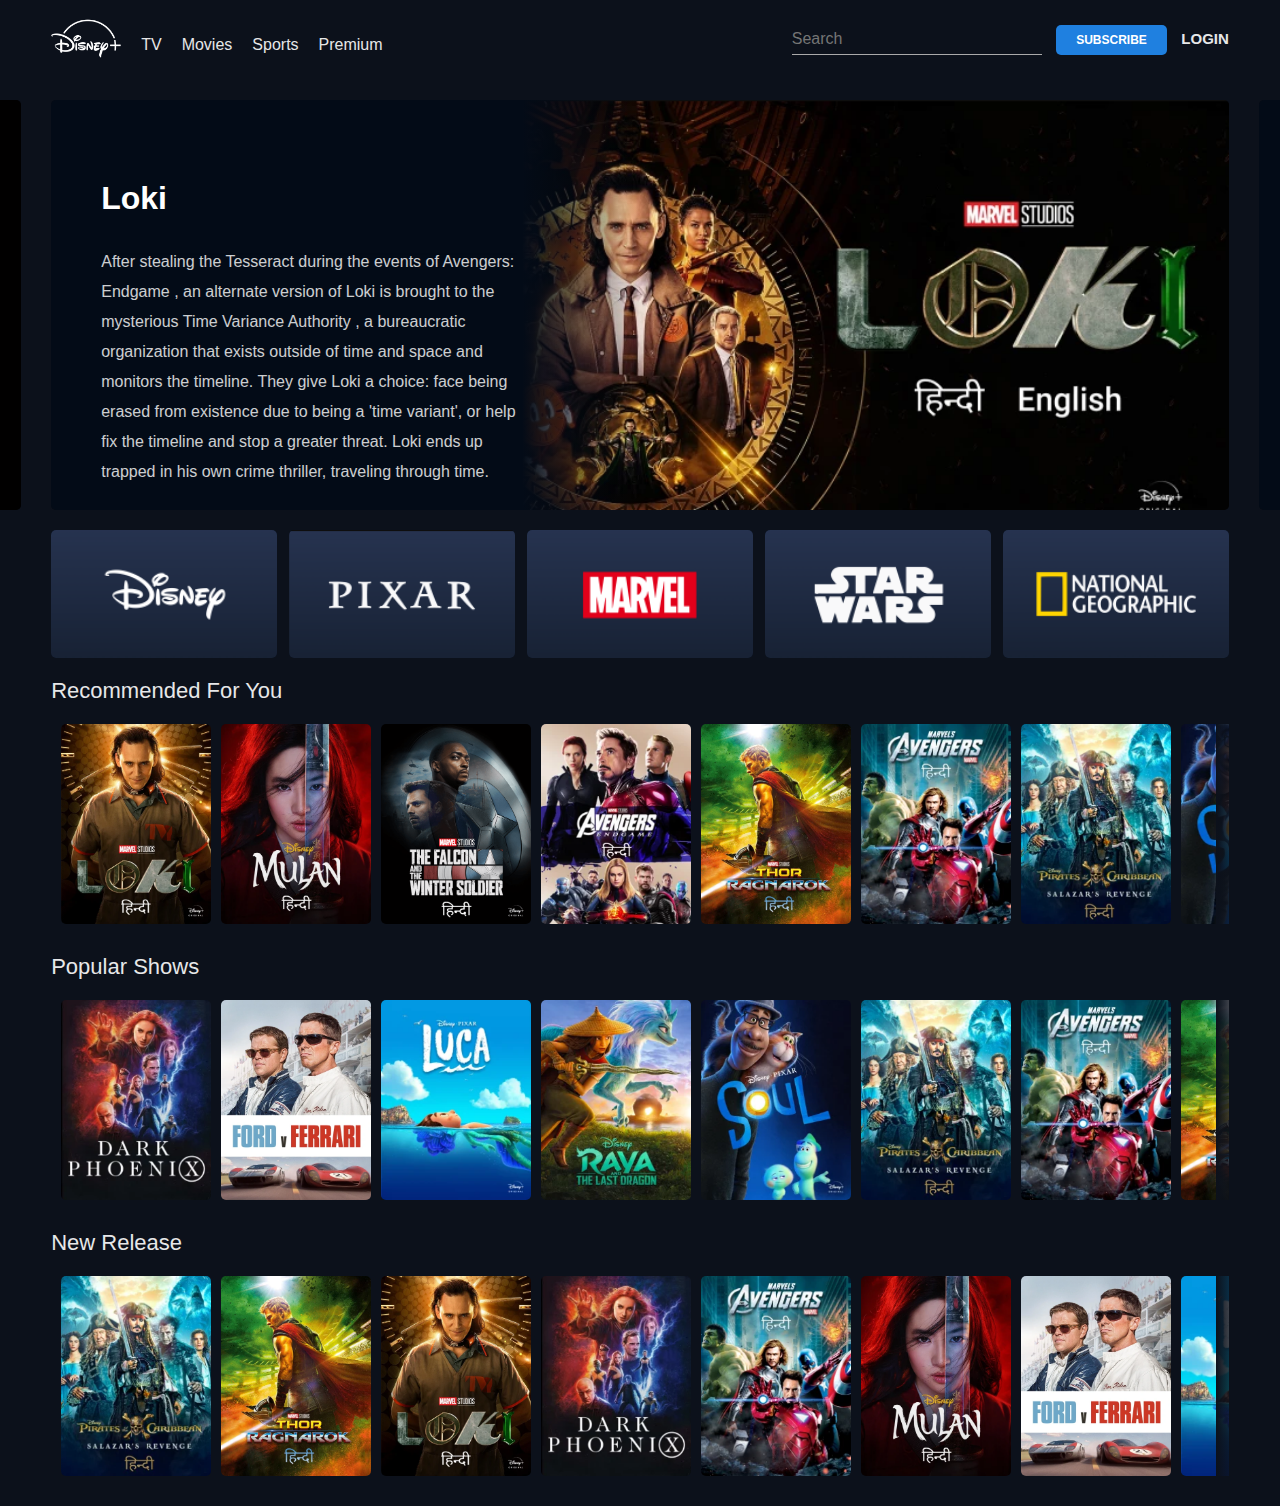
<file: mini projects/hotstar clone/index.html>
<!DOCTYPE html>
<html lang="en">
  <head>
    <meta charset="UTF-8" />
    <meta name="viewport" content="width=device-width, initial-scale=1.0" />
    <meta http-equiv="X-UA-Compatible" content="ie=edge" />
    <title>Disney+ clone</title>
    <link rel="stylesheet" href="styles.css" />
    <script src="https://ajax.googleapis.com/ajax/libs/jquery/3.6.0/jquery.min.js"></script>
  </head>
  <body>
    <nav class="navbar">
    <img src="images/logo.png" class="brand-logo" alt="" />
    <ul class="nav-links">
      <li class="nav-items"><a href="#">TV</a></li>
      <li class="nav-items"><a href="#">Movies</a></li>
      <li class="nav-items"><a href="#">Sports</a></li>
      <li class="nav-items"><a href="#">Premium</a></li>
    </ul>
    <div class="right-container">
      <input type="text" class="search-box" placeholder="search">
      <button class="sub-btn">subscribe</button>
      <a href="#" class="login-link">Login</a>
    </div>
   </nav>

   <div class="carousel-container">
    <div class="carousel">
      <!-- Created by Aditya Sahu
           Contact me- aditya23sahu@gmail.com 
           -->
    </div>
   </div>
   <div class="video-card-container">
    <div class="video-card">
      <img src="images/disney.PNG" class="video-card-image" alt="">
      <video src="videos/disney.mp4" muted loop class="card-video"></video>
    </div>
    <div class="video-card">
      <img src="images/pixar.PNG" class="video-card-image" alt="">
      <video src="videos/pixar.mp4" muted loop class="card-video"></video>
    </div>
    <div class="video-card">
      <img src="images/marvel.PNG" class="video-card-image" alt="">
      <video src="videos/marvel.mp4" muted loop class="card-video"></video>
    </div>
    <div class="video-card">
      <img src="images/star-wars.PNG" class="video-card-image" alt="">
      <video src="videos/star-war.mp4" muted loop class="card-video"></video>
    </div>
    <div class="video-card">
      <img src="images/geographic.PNG" class="video-card-image" alt="">
      <video src="videos/geographic.mp4" muted loop class="card-video"></video>
    </div>
   </div>
   <h1 class="title">Recommended for you</h1>
   <div class="movies-list">
    <button class="pre-btn" title="btn"><img src="images/pre.png" alt=""></button>
    <button class="nxt-btn" title="btn"><img src="images/nxt.png" alt=""></button>
    <div class="card-container">
      <div class="card">
      <img src="images/poster 1.png" class="card-img" alt="">
      <div class="card-body">
        <h2 class="name">Loki</h2>
        <h6 class="des">I am the monster parents tell their children about at night</h6>
        <button class="watchlist-btn">add to watchlist</button>
      </div>
      </div>
      <div class="card">
        <img src="images/poster 2.png" class="card-img" alt="">
        <div class="card-body">
          <h2 class="name">Mulan</h2>
          <h6 class="des">Loyal, Brave And True</h6>
          <button class="watchlist-btn">add to watchlist</button>
        </div>
        </div>
        <div class="card">
          <img src="images/poster 3.png" class="card-img" alt="">
          <div class="card-body">
            <h2 class="name">The falcon and the winter soldier</h2>
            <h6 class="des">Why Did You Give Up That Shield?</h6>
            <button class="watchlist-btn">add to watchlist</button>
          </div>
          </div>
          <div class="card">
            <img src="images/poster 4.png" class="card-img" alt="">
            <div class="card-body">
              <h2 class="name">Avengers endgame</h2>
              <h6 class="des">Hail Hydra</h6>
              <button class="watchlist-btn">add to watchlist</button>
            </div>
            </div>
            <div class="card">
              <img src="images/poster 5.png" class="card-img" alt="">
              <div class="card-body">
                <h2 class="name">Thor ragnarok</h2>
                <h6 class="des">Thor, son of Odin</h6>
                <button class="watchlist-btn">add to watchlist</button>
              </div>
              </div>
              <div class="card">
                <img src="images/poster 6.png" class="card-img" alt="">
                <div class="card-body">
                  <h2 class="name">Avengers assemble</h2>
                  <h6 class="des">That's my secret, Captain...</h6>
                  <button class="watchlist-btn">add to watchlist</button>
                </div>
                </div>
                <div class="card">
                  <img src="images/poster 7.png" class="card-img" alt="">
                  <div class="card-body">
                    <h2 class="name">Pirates of the caribbean</h2>
                    <h6 class="des">I've got a jar of dirt!</h6>
                    <button class="watchlist-btn">add to watchlist</button>
                  </div>
                  </div>
                  <div class="card">
                    <img src="images/poster 8.png" class="card-img" alt="">
                    <div class="card-body">
                      <h2 class="name">Soul</h2>
                      <h6 class="des">I was born to play</h6>
                      <button class="watchlist-btn">add to watchlist</button>
                    </div>
                    </div>
                    <div class="card">
                      <img src="images/poster 9.png" class="card-img" alt="">
                      <div class="card-body">
                        <h2 class="name">Raya and the last dragon</h2>
                        <h6 class="des">You are now a guardian of the Dragon gem</h6>
                        <button class="watchlist-btn">add to watchlist</button>
                      </div>
                      </div>
                      <div class="card">
                        <img src="images/poster 10.png" class="card-img" alt="">
                        <div class="card-body">
                          <h2 class="name">Luca</h2>
                          <h6 class="des">Walking is just like swimming, but without fins or a tail</h6>
                          <button class="watchlist-btn">add to watchlist</button>
                        </div>
                        </div>
                        <div class="card">
                          <img src="images/poster 11.png" class="card-img" alt="">
                          <div class="card-body">
                            <h2 class="name">Ford vs farari</h2>
                            <h6 class="des">Am I on fire? Fill the tank</h6>
                            <button class="watchlist-btn">add to watchlist</button>
                          </div>
                          </div>
                          <div class="card">
                            <img src="images/poster 12.png" class="card-img" alt="">
                            <div class="card-body">
                              <h2 class="name">Dark pheonix</h2>
                              <h6 class="des">Your emotions make you weak</h6>
                              <button class="watchlist-btn">add to watchlist</button>
                            </div>
                            </div>
    </div>
   </div>
   <h1 class="title">Popular shows</h1>
   <div class="movies-list">
    <button class="pre-btn" title="btn"><img src="images/pre.png" alt=""></button>
    <button class="nxt-btn" title="btn"><img src="images/nxt.png" alt=""></button>
    <div class="card-container">
      <div class="card">
        <img src="images/poster 12.png" class="card-img" alt="">
        <div class="card-body">
          <h2 class="name">Dark pheonix</h2>
          <h6 class="des">Your emotions make you weak</h6>
          <button class="watchlist-btn">add to watchlist</button>
        </div>
        </div>
        <div class="card">
          <img src="images/poster 11.png" class="card-img" alt="">
          <div class="card-body">
            <h2 class="name">Ford vs farari</h2>
            <h6 class="des">Am I on fire? Fill the tank</h6>
            <button class="watchlist-btn">add to watchlist</button>
          </div>
          </div>
          <div class="card">
            <img src="images/poster 10.png" class="card-img" alt="">
            <div class="card-body">
              <h2 class="name">Luca</h2>
              <h6 class="des">Walking is just like swimming, but without fins or a tail</h6>
              <button class="watchlist-btn">add to watchlist</button>
            </div>
            </div>
            <div class="card">
              <img src="images/poster 9.png" class="card-img" alt="">
              <div class="card-body">
                <h2 class="name">Raya and the last dragon</h2>
                <h6 class="des">You are now a guardian of the Dragon gem</h6>
                <button class="watchlist-btn">add to watchlist</button>
              </div>
              </div>
              <div class="card">
                <img src="images/poster 8.png" class="card-img" alt="">
                <div class="card-body">
                  <h2 class="name">Soul</h2>
                  <h6 class="des">I was born to play</h6>
                  <button class="watchlist-btn">add to watchlist</button>
                </div>
                </div>
                <div class="card">
                  <img src="images/poster 7.png" class="card-img" alt="">
                  <div class="card-body">
                    <h2 class="name">Pirates of the caribbean</h2>
                    <h6 class="des">I've got a jar of dirt!</h6>
                    <button class="watchlist-btn">add to watchlist</button>
                  </div>
                  </div>
                  <div class="card">
                    <img src="images/poster 6.png" class="card-img" alt="">
                    <div class="card-body">
                      <h2 class="name">Avengers assemble</h2>
                      <h6 class="des">That's my secret, Captain...</h6>
                      <button class="watchlist-btn">add to watchlist</button>
                    </div>
                    </div>
                    <div class="card">
                      <img src="images/poster 5.png" class="card-img" alt="">
                      <div class="card-body">
                        <h2 class="name">Thor ragnarok</h2>
                        <h6 class="des">Thor, son of Odin</h6>
                        <button class="watchlist-btn">add to watchlist</button>
                      </div>
                      </div>
                      <div class="card">
                        <img src="images/poster 4.png" class="card-img" alt="">
                        <div class="card-body">
                          <h2 class="name">Avengers endgame</h2>
                          <h6 class="des">Hail Hydra</h6>
                          <button class="watchlist-btn">add to watchlist</button>
                        </div>
                        </div>
                        <div class="card">
                          <img src="images/poster 3.png" class="card-img" alt="">
                          <div class="card-body">
                            <h2 class="name">The falcon and the winter soldier</h2>
                            <h6 class="des">Why Did You Give Up That Shield?</h6>
                            <button class="watchlist-btn">add to watchlist</button>
                          </div>
                          </div>
                          <div class="card">
                            <img src="images/poster 2.png" class="card-img" alt="">
                            <div class="card-body">
                              <h2 class="name">Mulan</h2>
                              <h6 class="des">Loyal, Brave And True</h6>
                              <button class="watchlist-btn">add to watchlist</button>
                            </div>
                            </div>
                            <div class="card">
                              <img src="images/poster 1.png" class="card-img" alt="">
                              <div class="card-body">
                                <h2 class="name">Loki</h2>
                                <h6 class="des">I am the monster parents tell their children about at night</h6>
                                <button class="watchlist-btn">add to watchlist</button>
                              </div>
                              </div>
    </div>
   </div>
   <h1 class="title">New release</h1>
   <div class="movies-list">
    <button class="pre-btn" title="btn"><img src="images/pre.png" alt=""></button>
    <button class="nxt-btn" title="btn"><img src="images/nxt.png" alt=""></button>
    <div class="card-container">
      <div class="card">
        <img src="images/poster 7.png" class="card-img" alt="">
        <div class="card-body">
          <h2 class="name">Pirates of the caribbean</h2>
          <h6 class="des">I've got a jar of dirt!</h6>
          <button class="watchlist-btn">add to watchlist</button>
        </div>
        </div>
        <div class="card">
          <img src="images/poster 5.png" class="card-img" alt="">
          <div class="card-body">
            <h2 class="name">Thor ragnarok</h2>
            <h6 class="des">Thor, son of Odin</h6>
            <button class="watchlist-btn">add to watchlist</button>
          </div>
          </div>
          <div class="card">
            <img src="images/poster 1.png" class="card-img" alt="">
            <div class="card-body">
              <h2 class="name">Loki</h2>
              <h6 class="des">I am the monster parents tell their children about at night</h6>
              <button class="watchlist-btn">add to watchlist</button>
            </div>
            </div>
            <div class="card">
              <img src="images/poster 12.png" class="card-img" alt="">
              <div class="card-body">
                <h2 class="name">Dark pheonix</h2>
                <h6 class="des">Your emotions make you weak</h6>
                <button class="watchlist-btn">add to watchlist</button>
              </div>
              </div>
              <div class="card">
                <img src="images/poster 6.png" class="card-img" alt="">
                <div class="card-body">
                  <h2 class="name">Avengers assemble</h2>
                  <h6 class="des">That's my secret, Captain...</h6>
                  <button class="watchlist-btn">add to watchlist</button>
                </div>
                </div>
                <div class="card">
                  <img src="images/poster 2.png" class="card-img" alt="">
                  <div class="card-body">
                    <h2 class="name">Mulan</h2>
                    <h6 class="des">Loyal, Brave And True</h6>
                    <button class="watchlist-btn">add to watchlist</button>
                  </div>
                  </div>
                  <div class="card">
                  <img src="images/poster 11.png" class="card-img" alt="">
                  <div class="card-body">
                    <h2 class="name">Ford vs farari</h2>
                    <h6 class="des">Am I on fire? Fill the tank</h6>
                    <button class="watchlist-btn">add to watchlist</button>
                  </div>
                  </div>
                  <div class="card">
                    <img src="images/poster 10.png" class="card-img" alt="">
                    <div class="card-body">
                      <h2 class="name">Luca</h2>
                      <h6 class="des">Walking is just like swimming, but without fins or a tail</h6>
                      <button class="watchlist-btn">add to watchlist</button>
                    </div>
                    </div>
                    <div class="card">
                      <img src="images/poster 3.png" class="card-img" alt="">
                      <div class="card-body">
                        <h2 class="name">The falcon and the winter soldier</h2>
                        <h6 class="des">Why Did You Give Up That Shield?</h6>
                        <button class="watchlist-btn">add to watchlist</button>
                      </div>
                      </div>
                      <div class="card">
                        <img src="images/poster 8.png" class="card-img" alt="">
                        <div class="card-body">
                          <h2 class="name">Soul</h2>
                          <h6 class="des">I was born to play</h6>
                          <button class="watchlist-btn">add to watchlist</button>
                        </div>
                        </div>
                        <div class="card">
                          <img src="images/poster 4.png" class="card-img" alt="">
                          <div class="card-body">
                            <h2 class="name">Avengers endgame</h2>
                            <h6 class="des">Hail Hydra</h6>
                            <button class="watchlist-btn">add to watchlist</button>
                          </div>
                          </div>
                          <div class="card">
                            <img src="images/poster 9.png" class="card-img" alt="">
                            <div class="card-body">
                              <h2 class="name">Raya and the last dragon</h2>
                              <h6 class="des">You are now a guardian of the Dragon gem</h6>
                              <button class="watchlist-btn">add to watchlist</button>
                            </div>
                            </div>
   </div>
  </div>
   <script src="index.js" async></script>
  </body>
</html>
</file>
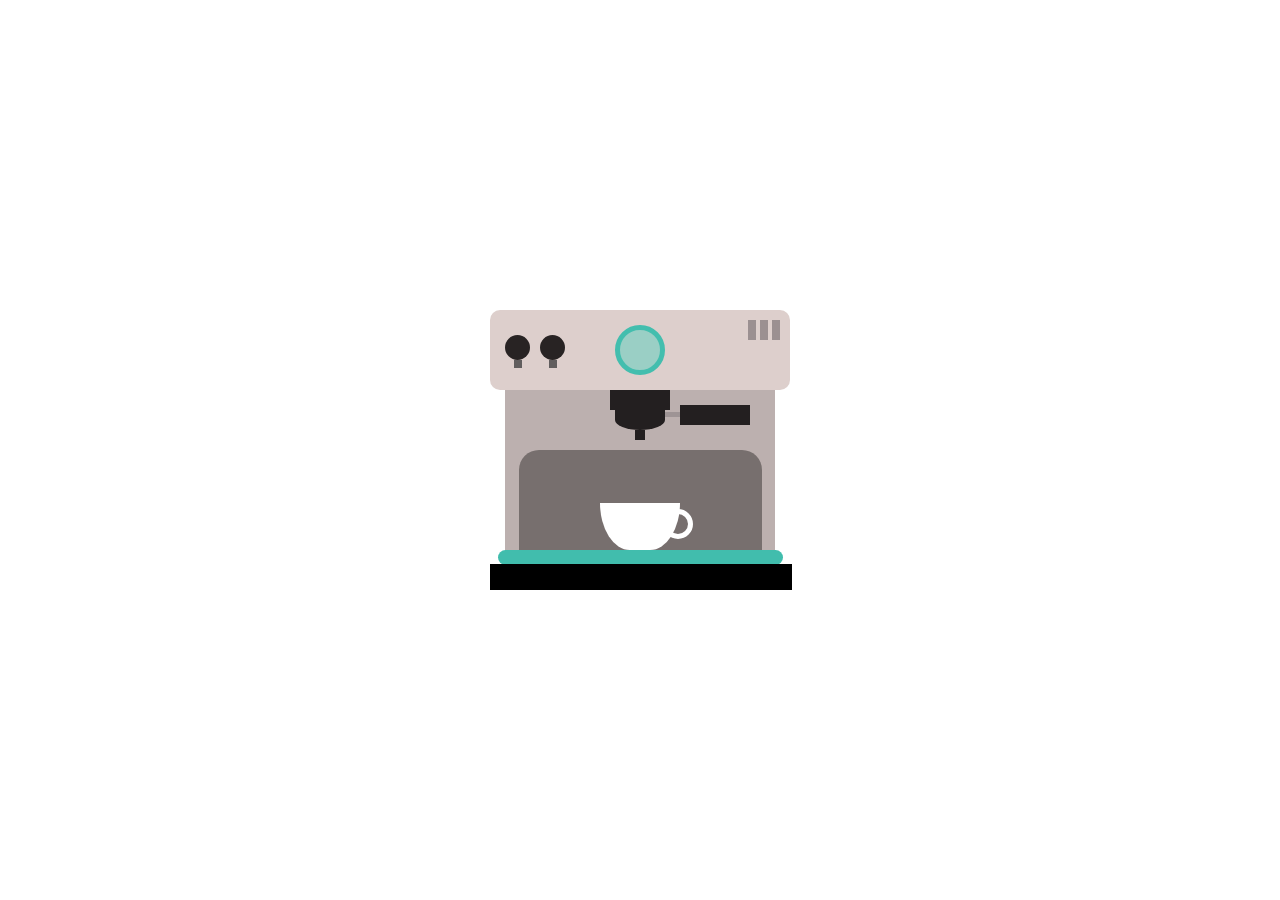
<file: mini projects/Web_Animation/index.html>
<!DOCTYPE html>
<html lang="en">
<head>
    <meta charset="UTF-8">
    <meta http-equiv="X-UA-Compatible" content="IE=edge">
    <meta name="viewport" content="width=device-width, initial-scale=1.0">
    <title>coffee machine</title>
    <link rel="stylesheet" href="style.css" />
</head>
<body>
    <div class="container">
    <div class="coffee-header">
      <div class="coffee-header__buttons coffee-header__button-one"></div>
      <div class="coffee-header__buttons coffee-header__button-two"></div>
      <div class="coffee-header__display"></div>
      <div class="coffee-header__details"></div>
    </div>
        <!-- Created by Aditya Sahu
           Contact me- aditya23sahu@gmail.com 
           -->
    <div class="coffee-medium">
      <div class="coffe-medium__exit"></div>
      <div class="coffee-medium__arm"></div>
      <div class="coffee-medium__liquid"></div>
      <div class="coffee-medium__smoke coffee-medium__smoke-one"></div>
      <div class="coffee-medium__smoke coffee-medium__smoke-two"></div>
      <div class="coffee-medium__smoke coffee-medium__smoke-three"></div>
      <div class="coffee-medium__smoke coffee-medium__smoke-for"></div>
      <div class="coffee-medium__cup"></div>
    </div>
    <div class="coffee-footer"></div>
  </div>
</body>
</html>
</file>
<file: mini projects/hotstar clone/styles.css>
* {
    margin: 0;
    padding: 0;
    box-sizing: border-box;
  }

  body {
    width: 100%;
    background: #0c111b;
    position: relative;
    font-family: roboto, sans-serif;
  }
  
  .navbar {
    width: 100%;
    height: 80px;
    position: fixed;
    top: 0;
    left: 0;
    padding: 0 4%;
    background: #0c111b;
    z-index: 9;
    display: flex;
    align-items: center;
  }
  
  .brand-logo {
    height: 70px;
  }

  /* Created by Aditya Sahu
     Contact me- aditya23sahu@gmail.com
  */
  
  .nav-links {
    margin-top: 10px;
    display: flex;
    list-style: none;
  }

  .nav-items a {
    text-decoration: none;
    margin-left: 20px;
    text-transform: capitalize;
    color: #fff;
    opacity: 0.9;
  }

  .right-container{
    display: block;
    margin-left: auto;
  }

  .search-box{
    border: none;
    border-bottom:1px solid #aaa ;
    background: transparent;
    outline: none;
    height: 30px;
    color: #fff;
    width: 250px;
    text-transform: capitalize;
    font-size: 16px;
    font-weight: 500;
    transition: 0.5s;
  }

  .search-box:focus{
    width: 400px;
    border-color: #1f80e0;
  }

  .sub-btn{
    background: #1f80e0;
    height:30px;
    padding: 0 20px;
    color: #fff;
    border-radius: 5px;
    border: none;
    outline: none;
    text-transform: uppercase;
    font-weight: 700;
    font-size: 12px;
    margin: 0 10px;
  }

.login-link{
  color: #fff;
  opacity: 0.9;
  text-transform: uppercase;
  font-size: 15px;
  font-weight: 700;
  text-decoration: none;
}

.carousel-container{
  position: relative;
  width: 100%;
  height: 450px;
  padding: 20px 0;
  overflow-x: hidden;
  margin-top:80px ;
}

.carousel{
  display: flex;
  width: 92%;
  height: 100%;
  position: relative;
  margin: auto;
}

.slider{
  flex: 0 0 auto;
  margin-right: 30px;
  position: relative;
  background: rgba(0,0,0,0.5);
  border-radius:5px ;
  width: 100%;
  height: 100%;
  left: 0;
  transition: 1s;
  overflow: hidden;
}

.slider img{
  width:70%;
  min-height: 100%;
  object-fit: cover;
  display: block;
  margin-left:auto ;
}

.slide-content{
  position: absolute;
  width: 50%;
  height: 100%;
  z-index: 2;
  background: linear-gradient(to right,#030b17 80%,#0c111b00);
  color: #fff;
}

.movie-title{
  padding-left: 50px;
  text-transform: capitalize;
  margin-top: 80px;
}

.movie-des{
  width:80%;
  line-height: 30px;
  padding-left: 50px;
  margin-top: 30px;
  opacity: 0.8;
}

.video-card-container{
  position: relative;
  width: 92%;
  margin: auto;
  height: 10vw;
  display: flex;
  margin-bottom: 20px;
  justify-content: space-between;
}

.video-card{
  position: relative;
  min-width: calc(100%/5 - 10px);
  width: calc(100%/5 - 10px);
  height: 100%;
  border-radius: 5px;
  overflow: hidden;
  background: #030b17;
}

.video-card-image,
.card-video{
  width: 100%;
  height: 100%;
  object-fit: cover;
}

.card-video{
  position:absolute;
}

.video-card:hover .video-card-image{
  display: none;
}

.title{
  color: #fff;
  opacity: 0.9;
  padding-left: 4%;
  text-transform: capitalize;
  font-size: 22px;
  font-weight: 500;
}

.movies-list{
  width: 100%;
  height: 220px;
  position: relative;
  margin: 10px 0 20px;
}

.card-container{
  position: relative;
  width: 92%;
  padding-left: 10px;
  height: 220px;
  display: flex;
  margin: 0 auto;
  align-items: center;
  overflow-x: auto;
  overflow-y: visible;
  scroll-behavior: smooth;
}

.card-container::-webkit-scrollbar{
  display: none;
}

.card{
  position: relative;
  min-width: 150px;
  width: 150px;
  height: 200px;
  border-radius: 5px;
  overflow: hidden;
  margin-right: 10px;
  transition: 0.5s;
}

.card-img{
  width: 100%;
  height: 100%;
  object-fit: cover;
}

.card:hover{
  transform: scale(1.1);
}

.card:hover .card-body{
  opacity: 1;
}

.card-body{
  opacity: 0;
  width: 100%;
  height: 100%;
  position:absolute;
  top: 0;
  left: 0;
  z-index: 2;
  background: linear-gradient(to bottom,rgba(4,8,15,0),#192133 90%);
  padding: 10px;
  transition: 0.5s;
}

.name{
  color: #fff;
  font-size: 15px;
  font-weight: 500;
  text-transform: capitalize;
  margin-top: 60%;
}

.des{
  color: #fff;
  opacity: 0.8;
  margin: 5px 0;
  font-weight: 500;
  font-size: 12px;
}

.watchlist-btn{
  position: relative;
  width: 100%;
  text-transform: capitalize;
  background: none;
  border: none;
  font-weight: 500;
  text-align: right;
  color: rgba(255,255,255,0.5);
  margin:5px 0;
  cursor: pointer;
  padding: 10px 5px;
  border-radius: 5px;
}

.watchlist-btn::before{
  content: '';
  position: absolute;
  top: 0;
  left: -5px;
  height: 35px;
  width: 35px;
  background-image: url(images/add.png);
  background-size: cover;
  transform: scale(0.4);
}

.watchlist-btn:hover{
  color: #fff;
  background: rgba(225,225,225,0.1);
}

.pre-btn,
.nxt-btn{
  position: absolute;
  top: 0;
  width: 5%;
  height: 100%;
  z-index: 2;
  border: none;
  cursor: pointer;
  outline: none;
}

.pre-btn{
  left: 0;
  background: linear-gradient(to right,#0c111b 0%,#0c111b00);
}

.nxt-btn{
  right: 0;
  background: linear-gradient(to right,#0c111b 0%,#0c111b00);
}

.pre-btn img,
.nxt-btn img{
  width:15px;
  height: 20px;
  opacity: 0;
}

.pre-btn:hover img,
.nxt-btn:hover img{
  opacity: 1;
}
</file>
<file: mini projects/Web_Animation/style.css>
.container {
    width: 300px;
    height: 280px;
    position: absolute;
    top: calc(50% - 140px);
    left: calc(50% - 150px);
  }
  .coffee-header {
    width: 100%;
    height: 80px;
    position: absolute;
    top: 0;
    left: 0;
    background-color: #ddcfcc;
    border-radius: 10px;
  }
  .coffee-header__buttons {
    width: 25px;
    height: 25px;
    position: absolute;
    top: 25px;
    background-color: #282323;
    border-radius: 50%;
  }
  .coffee-header__buttons::after {
    content: "";
    width: 8px;
    height: 8px;
    position: absolute;
    bottom: -8px;
    left: calc(50% - 4px);
    background-color: #615e5e;
  }
  .coffee-header__button-one {
    left: 15px;
  }
  .coffee-header__button-two {
    left: 50px;
  }
  .coffee-header__display {
    width: 50px;
    height: 50px;
    position: absolute;
    top: calc(50% - 25px);
    left: calc(50% - 25px);
    border-radius: 50%;
    background-color: #9acfc5;
    border: 5px solid #43beae;
    box-sizing: border-box;
  }
       /* 
           Created by Aditya Sahu
           Contact me- aditya23sahu@gmail.com 
       */

  .coffee-header__details {
    width: 8px;
    height: 20px;
    position: absolute;
    top: 10px;
    right: 10px;
    background-color: #9b9091;
    box-shadow: -12px 0 0 #9b9091, -24px 0 0 #9b9091;
  }
  .coffee-medium {
    width: 90%;
    height: 160px;
    position: absolute;
    top: 80px;
    left: calc(50% - 45%);
    background-color: #bcb0af;
  }
  .coffee-medium:before {
    content: "";
    width: 90%;
    height: 100px;
    background-color: #776f6e;
    position: absolute;
    bottom: 0;
    left: calc(50% - 45%);
    border-radius: 20px 20px 0 0;
  }
  .coffe-medium__exit {
    width: 60px;
    height: 20px;
    position: absolute;
    top: 0;
    left: calc(50% - 30px);
    background-color: #231f20;
  }
  .coffe-medium__exit::before {
    content: "";
    width: 50px;
    height: 20px;
    border-radius: 0 0 50% 50%;
    position: absolute;
    bottom: -20px;
    left: calc(50% - 25px);
    background-color: #231f20;
  }
  .coffe-medium__exit::after {
    content: "";
    width: 10px;
    height: 10px;
    position: absolute;
    bottom: -30px;
    left: calc(50% - 5px);
    background-color: #231f20;
  }
  .coffee-medium__arm {
    width: 70px;
    height: 20px;
    position: absolute;
    top: 15px;
    right: 25px;
    background-color: #231f20;
  }
  .coffee-medium__arm::before {
    content: "";
    width: 15px;
    height: 5px;
    position: absolute;
    top: 7px;
    left: -15px;
    background-color: #9e9495;
  }
  .coffee-medium__cup {
    width: 80px;
    height: 47px;
    position: absolute;
    bottom: 0;
    left: calc(50% - 40px);
    background-color: #FFF;
    border-radius: 0 0 70px 70px / 0 0 110px 110px;
  }
  .coffee-medium__cup::after {
    content: "";
    width: 20px;
    height: 20px;
    position: absolute;
    top: 6px;
    right: -13px;
    border: 5px solid #FFF;
    border-radius: 50%;
  }
  @keyframes liquid {
    0% {
      height: 0px;  
      opacity: 1;
    }
    5% {
      height: 0px;  
      opacity: 1;
    }
    20% {
      height: 62px;  
      opacity: 1;
    }
    95% {
      height: 62px;
      opacity: 1;
    }
    100% {
      height: 62px;
      opacity: 0;
    }
  }
  .coffee-medium__liquid {
    width: 6px;
    height: 63px;
    opacity: 0;
    position: absolute;
    top: 50px;
    left: calc(50% - 3px);
    background-color: #74372b;
    animation: liquid 4s 4s linear infinite;
  }
  .coffee-medium__smoke {
    width: 8px;
    height: 20px;
    position: absolute;  
    border-radius: 5px;
    background-color: #b3aeae;
  }
  @keyframes smokeOne {
    0% {
      bottom: 20px;
      opacity: 0;
    }
    40% {
      bottom: 50px;
      opacity: .5;
    }
    80% {
      bottom: 80px;
      opacity: .3;
    }
    100% {
      bottom: 80px;
      opacity: 0;
    }
  }
  @keyframes smokeTwo {
    0% {
      bottom: 40px;
      opacity: 0;
    }
    40% {
      bottom: 70px;
      opacity: .5;
    }
    80% {
      bottom: 80px;
      opacity: .3;
    }
    100% {
      bottom: 80px;
      opacity: 0;
    }
  }
  .coffee-medium__smoke-one {
    opacity: 0;
    bottom: 50px;
    left: 102px;
    animation: smokeOne 3s 4s linear infinite;
  }
  .coffee-medium__smoke-two {
    opacity: 0;
    bottom: 70px;
    left: 118px;
    animation: smokeTwo 3s 5s linear infinite;
  }
  .coffee-medium__smoke-three {
    opacity: 0;
    bottom: 65px;
    right: 118px;
    animation: smokeTwo 3s 6s linear infinite;
  }
  .coffee-medium__smoke-for {
    opacity: 0;
    bottom: 50px;
    right: 102px;
    animation: smokeOne 3s 5s linear infinite;
  }
  .coffee-footer {
    width: 95%;
    height: 15px;
    position: absolute;
    bottom: 25px;
    left: calc(50% - 47.5%);
    background-color: #41bdad;
    border-radius: 10px;
  }
  .coffee-footer::after {
    content: "";
    width: 106%;
    height: 26px;
    position: absolute;
    bottom: -25px;
    left: -8px;
    background-color: #000;
  }
</file>
